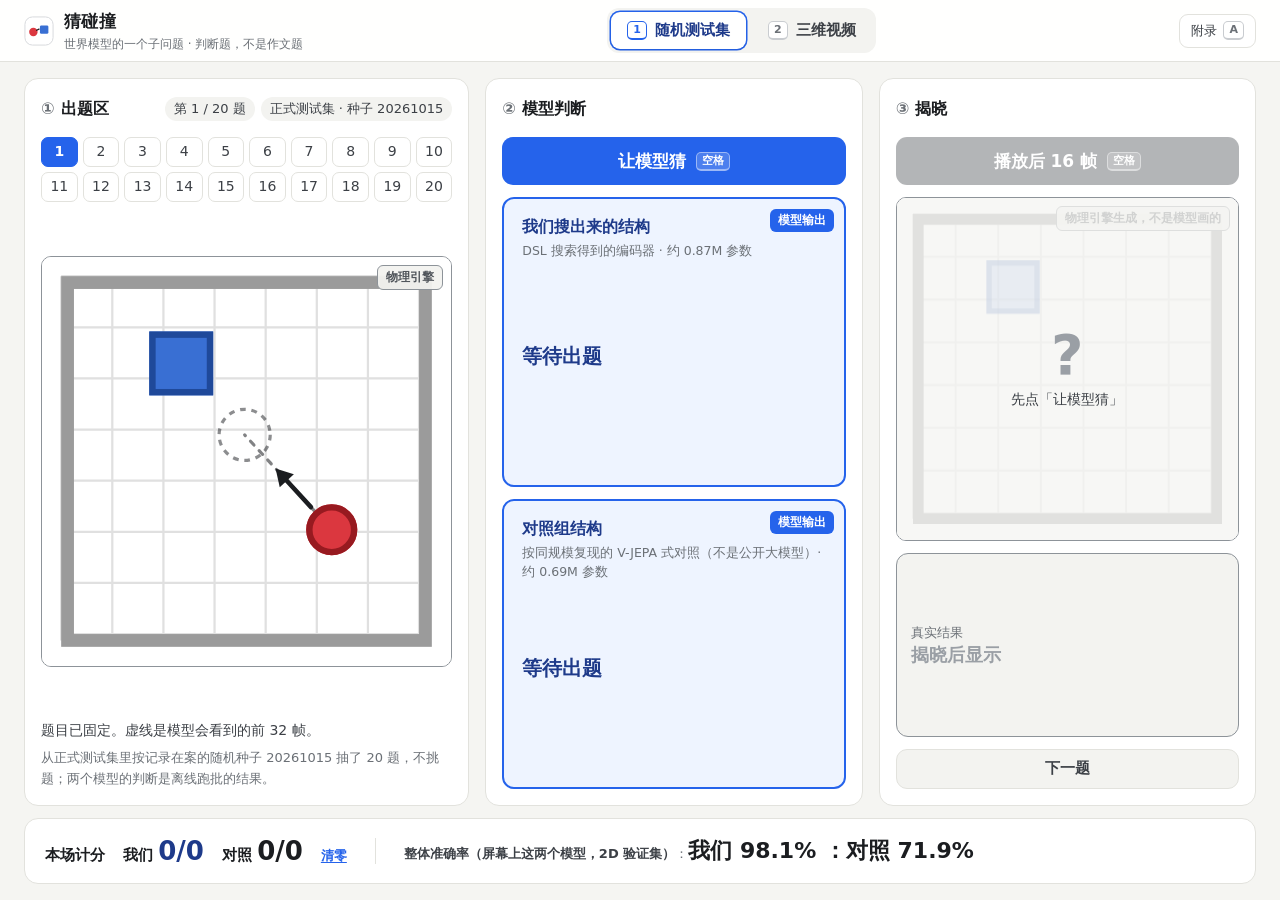
<file: index.html>
<!doctype html>
<html lang="zh-CN">
<head>
<meta charset="utf-8">
<meta name="viewport" content="width=device-width, initial-scale=1">
<title>猜碰撞 · 世界模型演示</title>
<link rel="icon" href="data:image/svg+xml,%3Csvg xmlns='http://www.w3.org/2000/svg' viewBox='0 0 32 32'%3E%3Crect x='17' y='9' width='12' height='12' rx='2' fill='%23396fd3'/%3E%3Ccircle cx='9' cy='16' r='6' fill='%23db373f'/%3E%3C/svg%3E">
<link rel="stylesheet" href="css/app.css?v=a6c6960853">
</head>
<body>

<div class="ribbon" id="ribbon" hidden>
  <strong>彩排模式</strong><span id="ribbon-text"></span>
  <button class="link" type="button" data-open="appendix">查看就绪状态</button>
</div>

<header class="topbar">
  <div class="brand">
    <svg class="brand-mark" viewBox="0 0 32 32" aria-hidden="true">
      <rect x="1" y="1" width="30" height="30" rx="8" fill="#fff" stroke="#d6d8db"/>
      <rect x="17" y="10" width="9" height="9" rx="1.5" fill="#396fd3"/>
      <circle cx="10" cy="17" r="4.5" fill="#db373f"/>
      <path d="M13.5 15.2 L16 14" stroke="#1b1d20" stroke-width="1.4" stroke-linecap="round"/>
    </svg>
    <div>
      <div class="brand-name">猜碰撞</div>
      <div class="brand-sub">世界模型的一个子问题 · 判断题，不是作文题</div>
    </div>
  </div>
  <nav class="tabs" role="tablist" aria-label="演示环节">
    <button class="tab" role="tab" type="button" id="tab-blind" data-tab="blind" aria-selected="true"><kbd>1</kbd>随机测试集</button>
    <button class="tab" role="tab" type="button" id="tab-video" data-tab="video" aria-selected="false"><kbd>2</kbd>三维视频</button>
  </nav>
  <div class="top-actions">
    <button class="ghost-btn" type="button" data-open="appendix">附录 <kbd>A</kbd></button>
  </div>
</header>

<!-- Tab 1: questions drawn at random from the test set, any of which can be picked. -->
<main class="stage" id="stage">
  <section class="col col-input" aria-labelledby="h-input">
    <div class="col-head">
      <h2 id="h-input"><span class="step">①</span>出题区</h2>
      <div class="col-tools" id="input-tools"></div>
    </div>
    <div class="q-picker" id="q-picker" role="group" aria-label="选择题目"></div>
    <div class="canvas-wrap">
      <canvas id="arena" aria-label="题目：小球、方块和小球的运动方向"></canvas>
      <span class="badge badge-engine">物理引擎</span>
      <span class="overlay-note" id="arena-note" hidden></span>
    </div>
    <div class="input-foot">
      <div class="scene-status" id="scene-status" role="status"></div>
      <p class="hint" id="input-hint"></p>
    </div>
  </section>

  <section class="col col-model" aria-labelledby="h-model">
    <div class="col-head"><h2 id="h-model"><span class="step">②</span>模型判断</h2><span class="tag" id="model-tag"></span></div>
    <button class="btn btn-model" type="button" id="btn-guess"><span>让模型猜</span><kbd>空格</kbd></button>
    <article class="model-card" data-model="dsl">
      <span class="badge badge-model">模型输出</span>
      <header class="card-head">
        <h3>我们搜出来的结构</h3>
        <p class="card-sub" data-fact-text="dslSub"></p>
      </header>
      <div class="card-body">
        <div class="verdict-row"><span class="verdict" data-role="verdict"></span><span class="mark" data-role="mark" hidden></span></div>
        <div class="progress" data-role="progress" hidden><i></i></div>
      </div>
      <p class="card-note" data-role="note"></p>
    </article>
    <article class="model-card" data-model="baseline">
      <span class="badge badge-model">模型输出</span>
      <header class="card-head">
        <h3>对照组结构</h3>
        <p class="card-sub" data-fact-text="baselineSub"></p>
      </header>
      <div class="card-body">
        <div class="verdict-row"><span class="verdict" data-role="verdict"></span><span class="mark" data-role="mark" hidden></span></div>
        <div class="progress" data-role="progress" hidden><i></i></div>
      </div>
      <p class="card-note" data-role="note"></p>
    </article>
  </section>

  <section class="col col-reveal" aria-labelledby="h-reveal">
    <div class="col-head"><h2 id="h-reveal"><span class="step">③</span>揭晓</h2></div>
    <button class="btn btn-engine" type="button" id="btn-reveal" disabled><span>播放后 16 帧</span><kbd>空格</kbd></button>
    <div class="canvas-wrap reveal">
      <canvas id="reveal" aria-label="揭晓：后 16 帧"></canvas>
      <span class="badge badge-engine">物理引擎生成，不是模型画的</span>
      <div class="cover" id="reveal-cover"><span class="q">?</span><span id="reveal-cover-text"></span></div>
    </div>
    <div class="truth waiting" id="truth" aria-live="polite">
      <div class="truth-label">真实结果</div>
      <div class="truth-value" id="truth-value">揭晓后显示</div>
      <div class="truth-detail" id="truth-detail"></div>
    </div>
    <button class="btn btn-quiet" type="button" id="btn-next"></button>
  </section>
</main>

<section class="video-panel" id="video-panel" hidden aria-label="三维视频">
  <div class="col clip-col">
    <div class="col-head"><h2>三维渲染场景：CLEVRER</h2><div class="col-tools" id="clip-tabs"></div></div>
    <figure class="clip-figure" id="clip-figure">
      <div class="video-wrap" id="clip-media-wrap"><span class="badge badge-engine" id="clip-badge">数据集原始画面，不是模型生成</span></div>
      <figcaption class="caption" id="clip-caption"></figcaption>
    </figure>
    <div id="clip-scored" hidden>
      <div class="clip-cards" id="clip-cards"></div>
      <div class="clip-reveal">
        <button class="btn btn-engine" type="button" id="btn-clip-reveal">揭晓真实结果</button>
        <div class="truth waiting" id="clip-truth"><div class="truth-label">真实结果（数据集标注）</div><div class="truth-value">揭晓后显示</div></div>
      </div>
    </div>
  </div>
  <aside class="col side">
    <div class="side-body">
      <h3>同一种结构，换到三维场景</h3>
      <p class="lead">在 2D 玩具任务上搜到的结构，搬到 CLEVRER 三维渲染视频上、<strong>权重重新训练</strong>后，同样是“看前 32 帧，判断后 16 帧会不会撞”：</p>
      <div class="result-box">
        <div class="result-title">验证集准确率</div>
        <div class="result-bars" id="clevrer-bars"></div>
        <div class="bar-legend"><span>瞎猜 50%</span></div>
      </div>
      <ul class="facts-list" id="clevrer-facts"></ul>
      <p class="callout" id="clevrer-callout"></p>
      <p class="source" id="clevrer-source"></p>
    </div>
  </aside>
</section>

<footer class="scorebar" id="scorebar">
  <div class="scorebar-inner">
    <div class="score-main">本场计分
      <span class="ours">我们 <b id="score-dsl">0/0</b></span>
      <span>对照 <b id="score-baseline">0/0</b></span>
      <button class="link" type="button" id="btn-score-reset">清零</button>
    </div>
    <div class="score-ref" id="score-ref"></div>
  </div>
</footer>

<!-- Appendix: readiness + provenance of every number. -->
<dialog id="appendix" aria-labelledby="appendix-title">
  <div class="dlg-head"><h2 id="appendix-title">附录：就绪状态与数字来源</h2><button class="ghost-btn" type="button" data-close>关闭 <kbd>Esc</kbd></button></div>
  <div class="dlg-body">
    <h3>就绪状态</h3>
    <div class="tbl-wrap"><table class="tbl" id="ready-table"><thead><tr><th>环节</th><th>状态</th><th>说明</th></tr></thead><tbody></tbody></table></div>
    <p class="muted">每次彩排前打开 <a href="selfcheck.html" target="_blank" rel="noopener">物理一致性自检</a>，确认网页物理引擎与训练数据生成器逐帧一致。</p>

    <h3>屏幕上的数字从哪来</h3>
    <p class="muted"><a href="testset.html" target="_blank" rel="noopener">查看测试集 1000 题逐题明细</a>：每题的真实结果、两个模型的判断，可按对错筛选、逐题回放。</p>
    <div class="tbl-wrap"><table class="tbl" id="facts-table"><thead><tr><th>数字</th><th>含义与样本量</th><th>来源</th></tr></thead><tbody></tbody></table></div>
    <p class="muted" id="facts-foot"></p>

    <h3>屏幕上每一块的来源</h3>
    <div class="tbl-wrap"><table class="tbl">
      <thead><tr><th>画面元素</th><th>来源</th><th>屏幕上怎么标</th></tr></thead>
      <tbody>
        <tr><td>两张卡片的判断（会撞 / 不会撞，不显示置信度）</td><td>真实推理：读两个模型在测试集上的离线跑批导出文件（tools/build_blind_test.py）</td><td>蓝框 +「模型输出」角标</td></tr>
        <tr><td>前 32 帧动画</td><td>物理引擎按初始条件确定性模拟（与训练数据生成器逐帧一致）</td><td>灰框 +「物理引擎」角标</td></tr>
        <tr><td>后 16 帧揭晓动画</td><td>同上</td><td>灰框 +「物理引擎生成，不是模型画的」</td></tr>
        <tr><td>本场计分</td><td>现场真实累计，只统计有真实模型输出的题</td><td>无需标注</td></tr>
        <tr><td>整体准确率</td><td>2026-09-18 证据包 metrics.json</td><td>带日期、样本量与来源</td></tr>
        <tr><td>结构示意图</td><td>按 champion.json 与 2026-09-23 周会接线图重画</td><td>标「示意图」</td></tr>
      </tbody>
    </table></div>

    <h3>结构示意（示意图，重画自 2026-09-23 内部汇报与 champion.json）</h3>
    <div id="diagram-slot"></div>
    <p class="muted" id="diagram-note"></p>
  </div>
</dialog>

<script src="data/facts.js?v=446cc8c0dc"></script>
<script src="data/blind_test.js?v=420daf33e0"></script>
<script src="data/clevrer_clips.js?v=447764e10a"></script>
<script src="data/model_check.js?v=4dc6a02c0e"></script>
<script src="js/physics.js?v=35a4aa4e66"></script>
<script src="js/render.js?v=f85ee5d33d"></script>
<script src="js/app.js?v=0244828f07"></script>
</body>
</html>
</file>
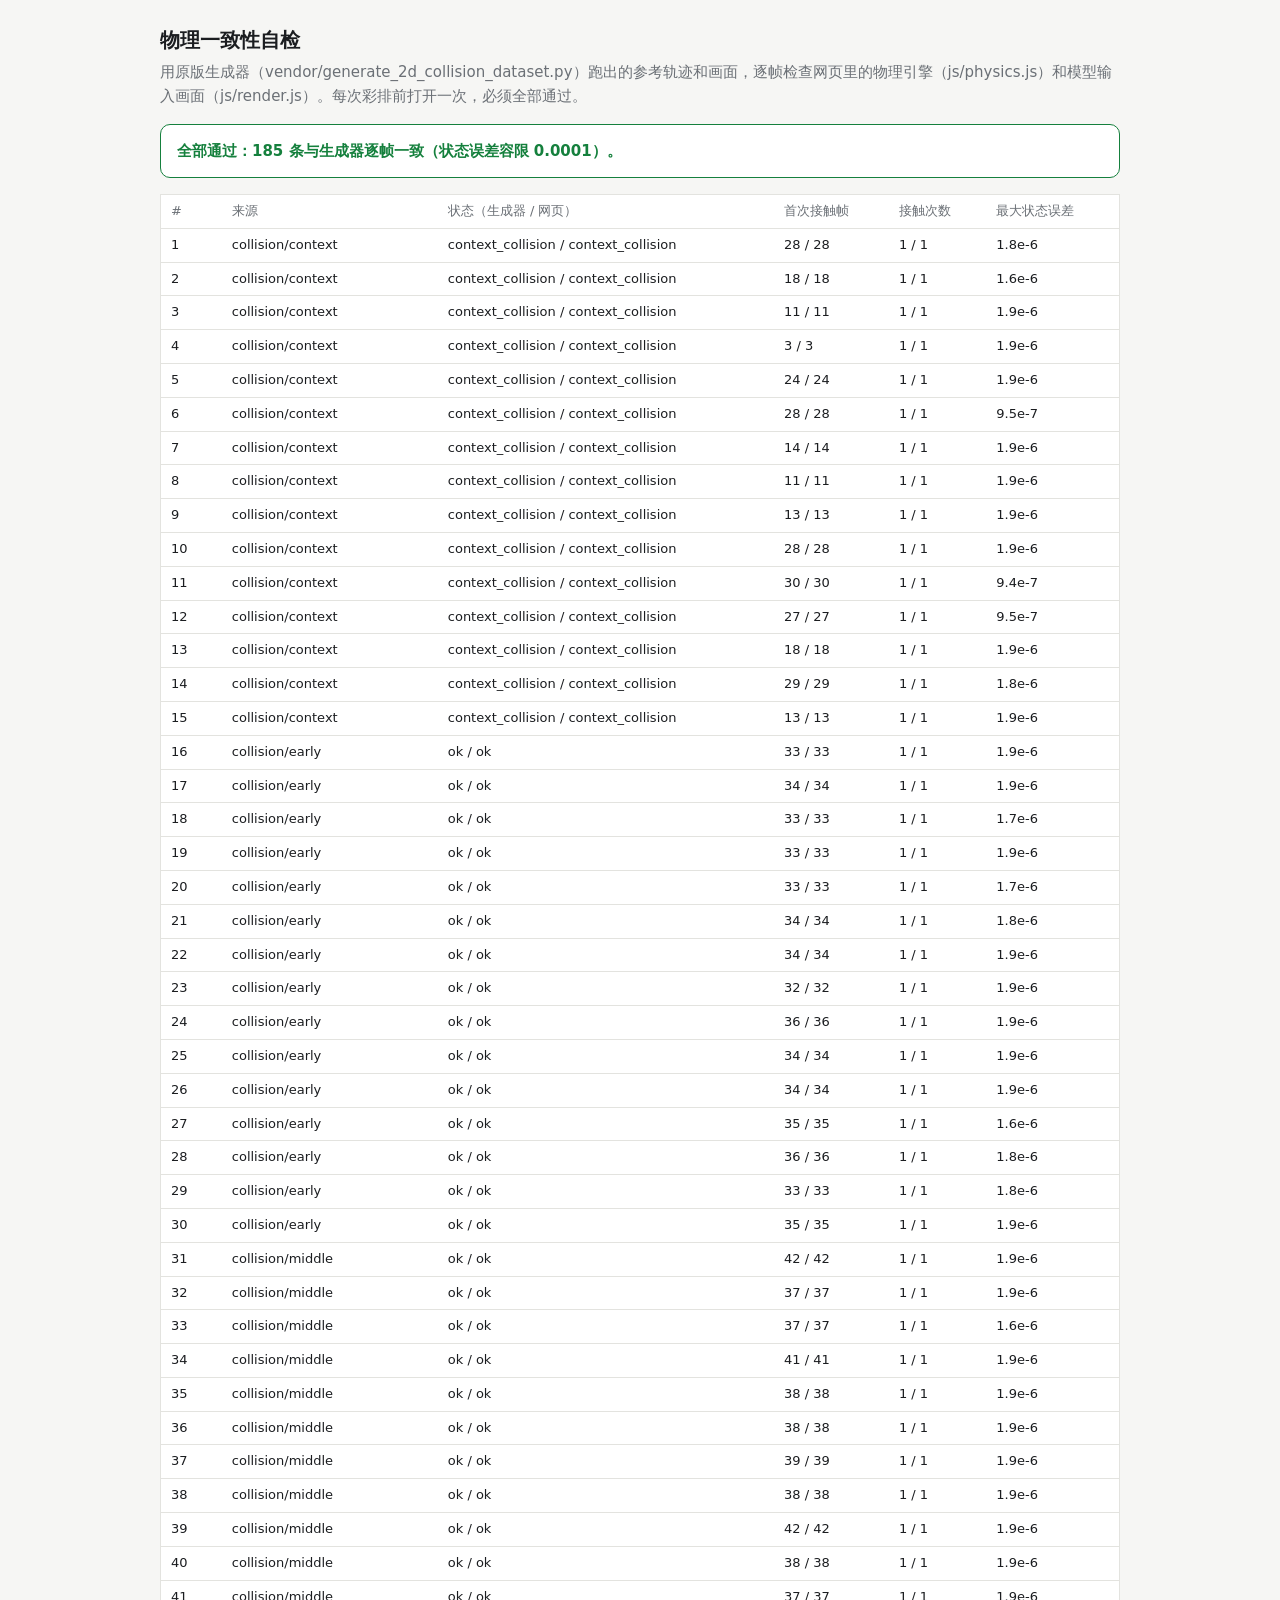
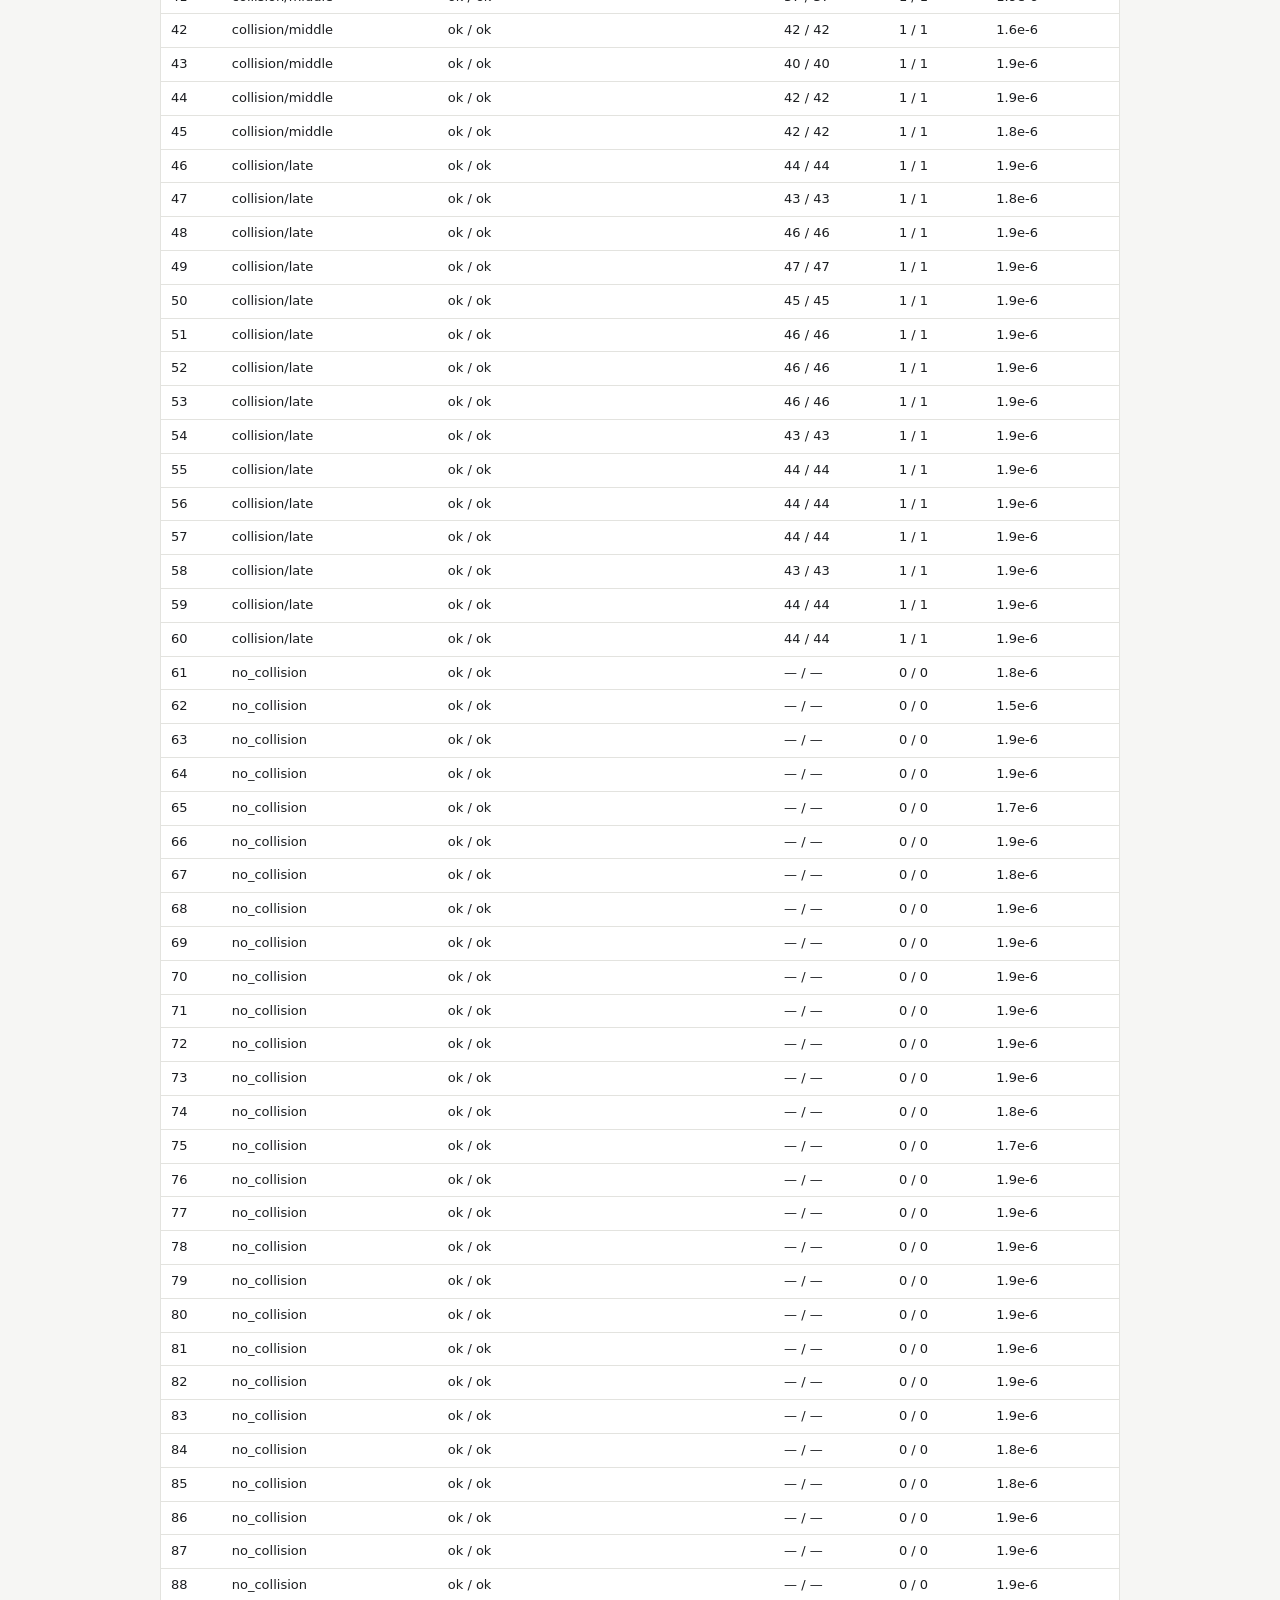
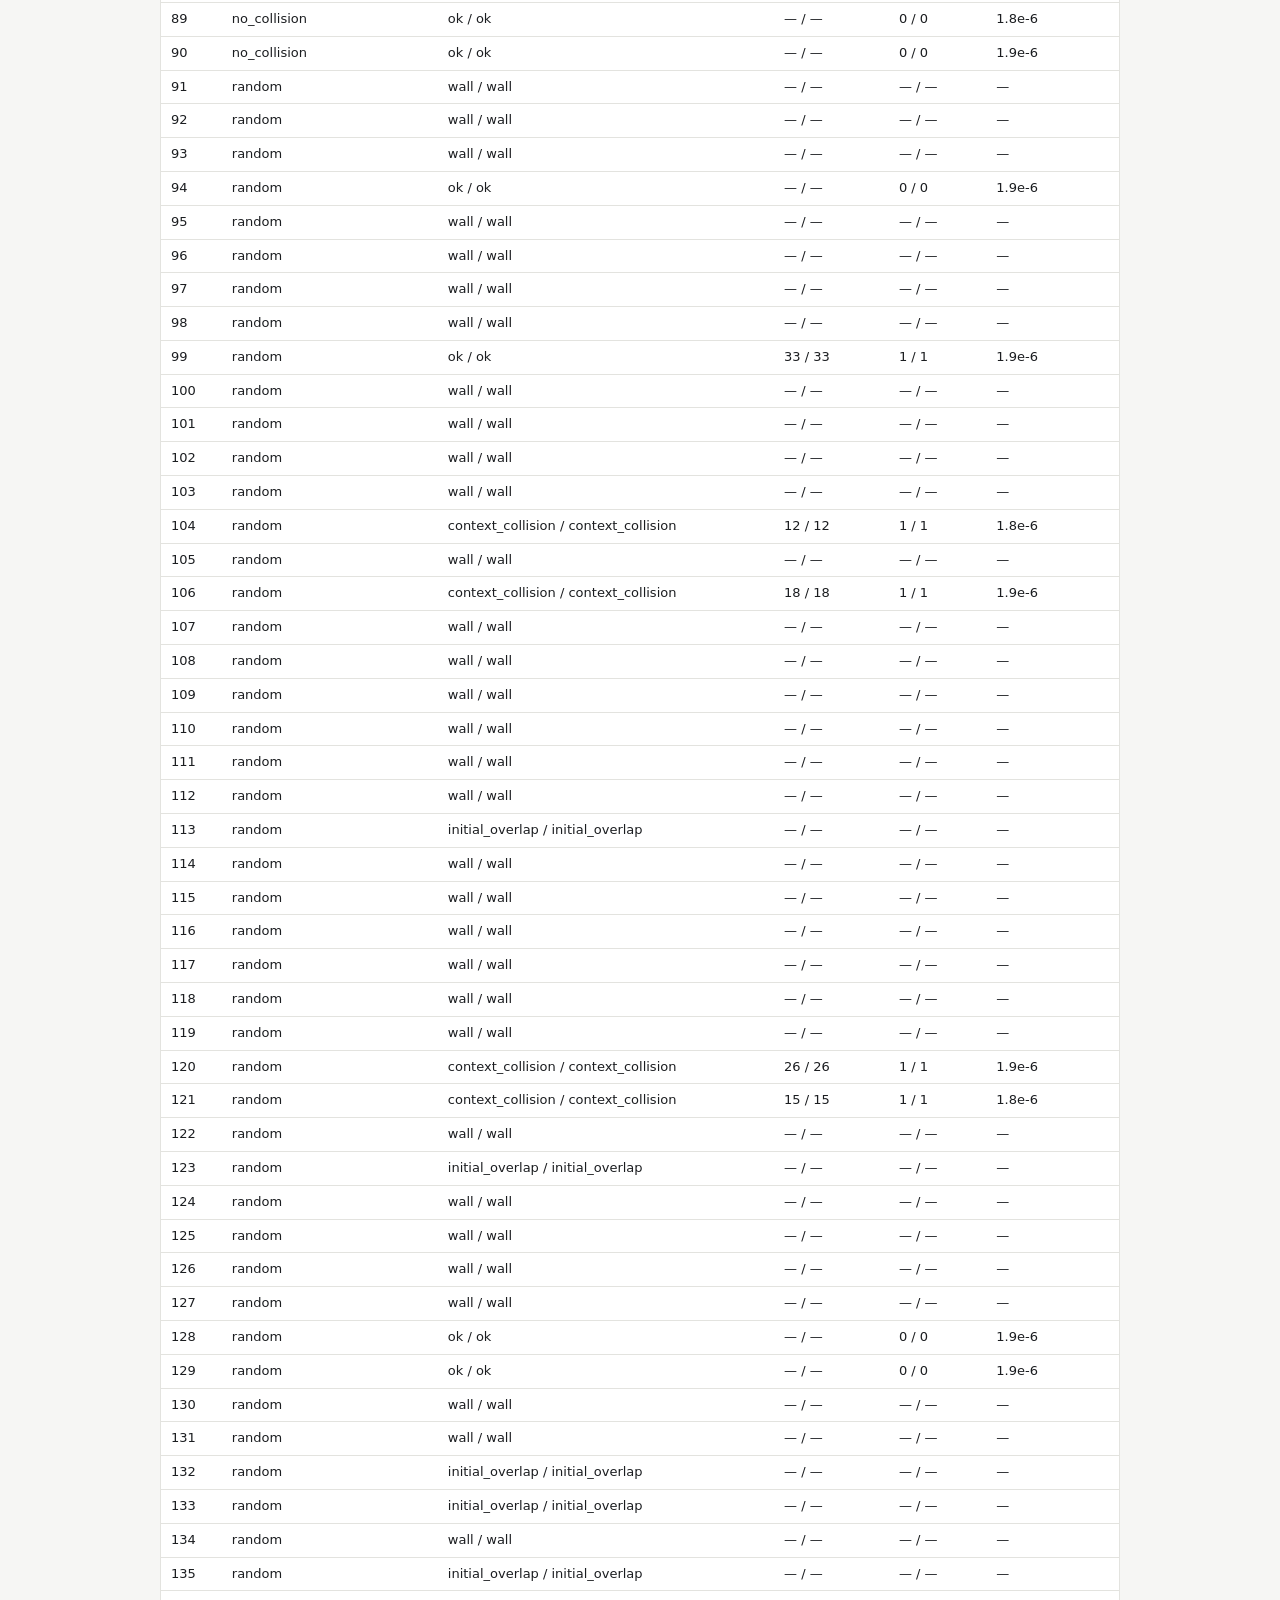
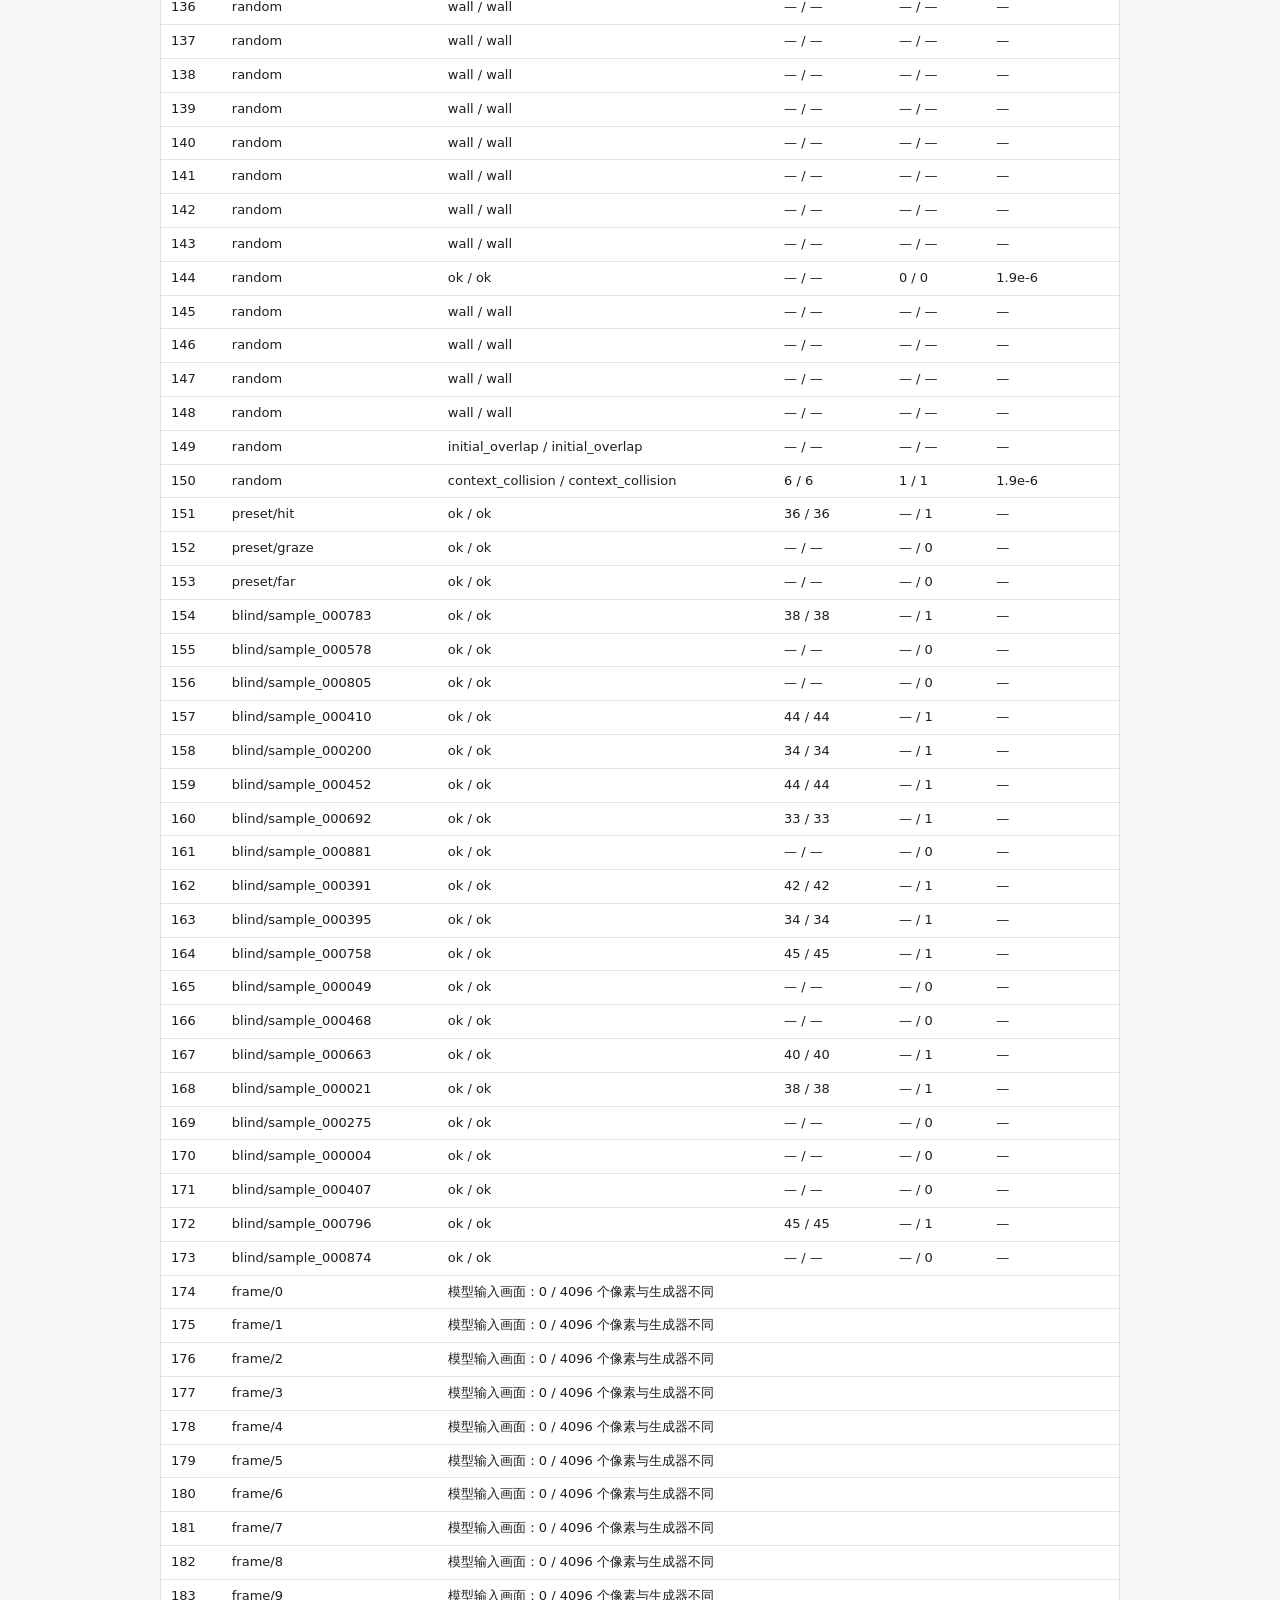
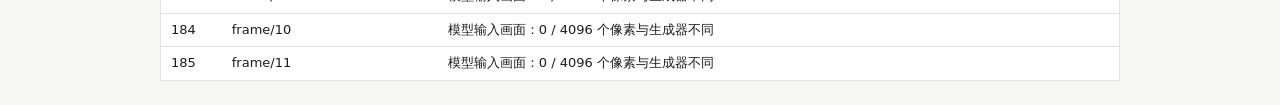
<file: selfcheck.html>
<!doctype html>
<html lang="zh-CN">
<head>
<meta charset="utf-8">
<meta name="viewport" content="width=device-width, initial-scale=1">
<title>物理一致性自检</title>
<style>
  :root { --ink:#1b1d20; --muted:#6b7076; --line:#e3e3df; --ok:#15803d; --bad:#b42318; }
  body { margin:0; padding:24px 16px; font:15px/1.6 "PingFang SC","Microsoft YaHei","Noto Sans SC",system-ui,sans-serif; color:var(--ink); background:#f6f6f4; }
  main { max-width:960px; margin:0 auto; }
  h1 { font-size:20px; margin:0 0 4px; }
  p { color:var(--muted); margin:0 0 16px; }
  .verdict { padding:14px 16px; border-radius:10px; background:#fff; border:1px solid var(--line); font-weight:600; margin-bottom:16px; }
  .verdict.pass { border-color:var(--ok); color:var(--ok); }
  .verdict.fail { border-color:var(--bad); color:var(--bad); }
  table { width:100%; border-collapse:collapse; background:#fff; border:1px solid var(--line); font-variant-numeric:tabular-nums; }
  th, td { text-align:left; padding:6px 10px; border-bottom:1px solid var(--line); font-size:13px; }
  th { color:var(--muted); font-weight:500; }
  .bad { color:var(--bad); font-weight:600; }
  .wrap { overflow-x:auto; }
</style>
</head>
<body>
<main>
  <h1>物理一致性自检</h1>
  <p>用原版生成器（vendor/generate_2d_collision_dataset.py）跑出的参考轨迹和画面，逐帧检查网页里的物理引擎（js/physics.js）和模型输入画面（js/render.js）。每次彩排前打开一次，必须全部通过。</p>
  <div id="verdict" class="verdict">运行中…</div>
  <div class="wrap"><table id="table"><thead><tr><th>#</th><th>来源</th><th>状态（生成器 / 网页）</th><th>首次接触帧</th><th>接触次数</th><th>最大状态误差</th></tr></thead><tbody></tbody></table></div>
</main>
<script src="data/physics_fixtures.js?v=fcd086259b"></script>
<script src="data/presets.js?v=503f3766f8"></script>
<script src="data/blind_test.js?v=420daf33e0"></script>
<script src="js/physics.js?v=35a4aa4e66"></script>
<script src="js/render.js?v=f85ee5d33d"></script>
<script>
(function () {
  const P = window.WM.physics;
  const data = window.DEMO_DATA || {};
  const rows = [];
  let failures = 0;
  const TOL = 1e-4; // fixture states are float32 copies of float64 values

  function check(origin, ball, obstacle, velocity, exp) {
    const got = P.classify(ball, obstacle, velocity);
    let maxErr = 0;
    if (exp.states && got.sim && got.sim.states) {
      exp.states.forEach((row, t) => row.forEach((v, k) => {
        const g = got.sim.states[t] ? got.sim.states[t][k] : NaN;
        maxErr = Math.max(maxErr, Math.abs(g - v));
      }));
      if (got.sim.states.length !== exp.states.length) maxErr = Infinity;
    }
    const statusOk = got.status === exp.status;
    const frameOk = exp.first_collision_frame === undefined || got.firstCollision === exp.first_collision_frame;
    const countOk = exp.collision_count === undefined || (got.sim && got.sim.collisionCount === exp.collision_count);
    const labelOk = exp.label === undefined || exp.label === null || got.label === exp.label;
    const errOk = !(maxErr > TOL);
    const pass = statusOk && frameOk && countOk && labelOk && errOk;
    if (!pass) failures += 1;
    rows.push({ origin, pass, exp, got, maxErr, statusOk, frameOk, countOk, errOk });
  }

  (data.physicsFixtures?.fixtures || []).forEach((f) => check(f.origin, f.ball, f.obstacle, f.velocity, f));
  (data.presets?.presets || []).forEach((p) =>
    check("preset/" + p.id, p.ball, p.obstacle, P.velocityFromAngle(p.angle_deg), { status: "ok", label: p.label, first_collision_frame: p.first_collision_frame }));
  (data.blindTest?.items || []).forEach((it) =>
    check("blind/" + it.sample_id, it.ball, it.obstacle, it.velocity, { status: "ok", label: it.label, first_collision_frame: it.first_collision_frame }));

  // Model-input frames: js/render.js must reproduce the generator's pixels exactly.
  (data.physicsFixtures?.frames || []).forEach((f, k) => {
    const ref = Uint8Array.from(atob(f.rgb_base64), (c) => c.charCodeAt(0));
    const got = window.WM.render.modelFrame(f.ball, f.obstacle).data;
    let bad = 0;
    for (let p = 0; p < ref.length / 3; p++) {
      if (got[p * 4] !== ref[p * 3] || got[p * 4 + 1] !== ref[p * 3 + 1] || got[p * 4 + 2] !== ref[p * 3 + 2]) bad += 1;
    }
    if (bad) failures += 1;
    rows.push({ origin: `frame/${k}`, pass: !bad, pixelFrame: true, bad, exp: {}, got: {} });
  });

  const tbody = document.querySelector("#table tbody");
  rows.forEach((r, i) => {
    const tr = document.createElement("tr");
    const cell = (text, ok) => `<td class="${ok === false ? "bad" : ""}">${text}</td>`;
    if (r.pixelFrame) {
      tr.innerHTML = cell(i + 1) + cell(r.origin) + `<td colspan="4" class="${r.pass ? "" : "bad"}">模型输入画面：${r.bad} / 4096 个像素与生成器不同</td>`;
      tbody.appendChild(tr);
      return;
    }
    tr.innerHTML = cell(i + 1) + cell(r.origin) +
      cell(`${r.exp.status} / ${r.got.status}`, r.statusOk) +
      cell(`${r.exp.first_collision_frame ?? "—"} / ${r.got.firstCollision ?? "—"}`, r.frameOk) +
      cell(`${r.exp.collision_count ?? "—"} / ${r.got.sim?.collisionCount ?? "—"}`, r.countOk) +
      cell(r.exp.states ? r.maxErr.toExponential(1) : "—", r.errOk);
    tbody.appendChild(tr);
  });
  const total = rows.length;
  const verdict = document.getElementById("verdict");
  if (!total) {
    verdict.textContent = "没有找到参考数据：先运行 tools/make_physics_fixtures.py";
    verdict.className = "verdict fail";
  } else if (failures) {
    verdict.textContent = `未通过：${failures} / ${total} 条与生成器不一致。不要上台，先修 js/physics.js。`;
    verdict.className = "verdict fail";
  } else {
    verdict.textContent = `全部通过：${total} 条与生成器逐帧一致（状态误差容限 ${TOL}）。`;
    verdict.className = "verdict pass";
  }
  window.SELFCHECK_RESULT = { total, failures };
})();
</script>
</body>
</html>
</file>
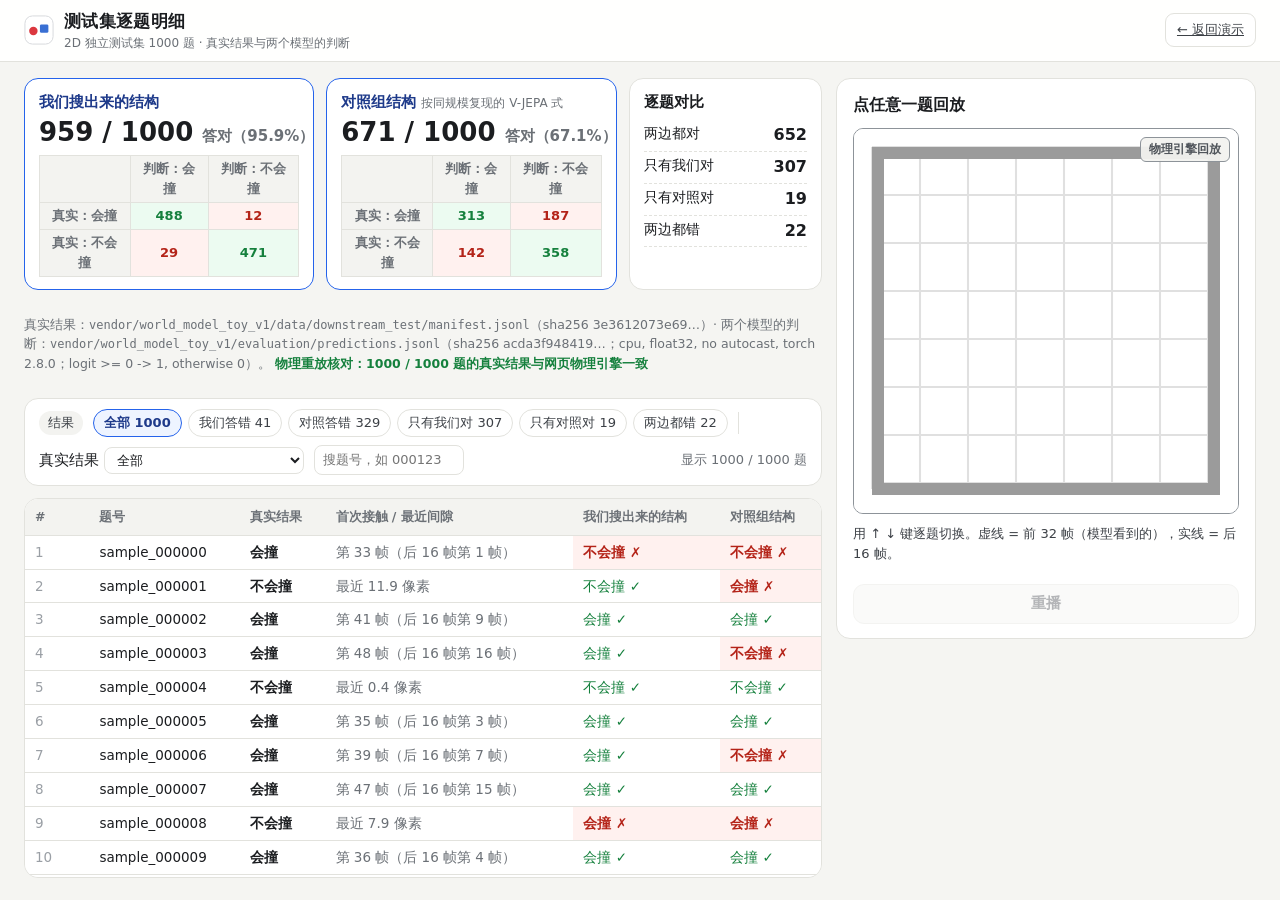
<file: testset.html>
<!doctype html>
<html lang="zh-CN">
<head>
<meta charset="utf-8">
<meta name="viewport" content="width=device-width, initial-scale=1">
<title>测试集逐题明细</title>
<link rel="icon" href="data:image/svg+xml,%3Csvg xmlns='http://www.w3.org/2000/svg' viewBox='0 0 32 32'%3E%3Crect x='17' y='9' width='12' height='12' rx='2' fill='%23396fd3'/%3E%3Ccircle cx='9' cy='16' r='6' fill='%23db373f'/%3E%3C/svg%3E">
<link rel="stylesheet" href="css/app.css?v=a6c6960853">
<style>
  .page { flex: 1 0 auto; width: 100%; max-width: 1840px; margin: 0 auto; padding: 16px 24px 20px;
          display: grid; grid-template-columns: minmax(0, 1fr) minmax(320px, 420px); gap: 14px; align-items: start; }
  /* Left column = exactly one screen; the table takes whatever height the summary leaves. */
  .left { display: flex; flex-direction: column; gap: 12px; min-width: 0; height: calc(100vh - 100px); min-height: 560px; }
  .summary { display: grid; grid-template-columns: minmax(0, 1.2fr) minmax(0, 1.2fr) minmax(0, 0.8fr); gap: 12px; }
  .sum-card { padding: 12px 14px; background: var(--panel); border: 1.5px solid var(--line); border-radius: var(--radius); }
  .sum-card.model { border-color: var(--model); }
  .sum-card h2 { margin: 0; font-size: 15px; color: var(--model-ink); white-space: nowrap; overflow: hidden; text-overflow: ellipsis; }
  .sum-card h2 small { font-size: 12px; font-weight: 500; color: var(--muted); }
  .sum-card .big { font-size: 26px; font-weight: 800; line-height: 1.25; margin: 2px 0 6px; white-space: nowrap; }
  .sum-card .big small { font-size: 15px; font-weight: 600; color: var(--muted); }
  .cm { width: 100%; border-collapse: collapse; font-size: 13px; text-align: center; }
  .cm th, .cm td { border: 1px solid var(--line); padding: 3px 6px; }
  .cm th { background: var(--engine-soft); color: var(--muted); font-weight: 600; }
  .cm td.hit { background: var(--ok-soft); color: var(--ok); font-weight: 700; }
  .cm td.miss { background: var(--bad-soft); color: var(--bad); font-weight: 700; }
  .vs-list { margin: 6px 0 0; padding: 0; list-style: none; font-size: 14px; }
  .vs-list li { display: flex; justify-content: space-between; padding: 3px 0; border-bottom: 1px dashed var(--line); }
  .vs-list b { font-size: 16px; }
  .provenance { font-size: 12.5px; color: var(--muted); }
  .provenance code { font-size: 12px; }
  .check-ok { color: var(--ok); font-weight: 600; }
  .check-bad { color: var(--bad); font-weight: 600; }

  .filters { display: flex; flex-wrap: wrap; gap: 8px 10px; align-items: center; padding: 10px 14px; background: var(--panel); border: 1.5px solid var(--line); border-radius: var(--radius); }
  .filters .chip[aria-pressed="true"] { border-color: var(--model); background: var(--model-soft); color: var(--model-ink); font-weight: 600; }
  .filters select, .filters input { font: inherit; font-size: 13px; padding: 4px 8px; border: 1px solid var(--line); border-radius: 8px; background: #fff; color: var(--ink); }
  .filters input { width: 150px; }
  .filters .count { margin-left: auto; font-size: 13px; color: var(--muted); }
  .sep { width: 1px; height: 22px; background: var(--line); }

  .table-wrap { background: var(--panel); border: 1.5px solid var(--line); border-radius: var(--radius); overflow: auto; flex: 1 1 auto; min-height: 240px; }
  table.rows { width: 100%; border-collapse: collapse; font-size: 13.5px; }
  .rows th { position: sticky; top: 0; z-index: 1; background: var(--engine-soft); color: var(--muted); font-weight: 600; font-size: 12.5px; text-align: left; padding: 8px 10px; border-bottom: 1px solid var(--line); }
  .rows td { padding: 6px 10px; border-bottom: 1px solid var(--line); white-space: nowrap; }
  .rows tbody tr { cursor: pointer; }
  .rows tbody tr:hover { background: #fafaf8; }
  .rows tbody tr.sel { background: var(--model-soft); box-shadow: inset 3px 0 0 var(--model); }
  .rows td.num { color: var(--faint); }
  .rows td.ans.ok { color: var(--ok); }
  .rows td.ans.bad { color: var(--bad); background: var(--bad-soft); font-weight: 600; }
  .rows td.truth-cell { font-weight: 600; }
  .rows td.detail { color: var(--muted); }

  .preview { position: sticky; top: 76px; display: flex; flex-direction: column; gap: 10px; padding: 14px 16px; background: var(--panel); border: 1.5px solid var(--line); border-radius: var(--radius); }
  .preview h2 { margin: 0; font-size: 16px; }
  .preview .canvas-wrap { width: min(100%, 400px, calc(100vh - 330px)); min-width: 0; }
  .pv-frame { font-size: 13px; color: var(--ink-2); }
  .pv-answers { display: grid; grid-template-columns: 1fr 1fr 1fr; gap: 8px; }
  .pv-answers div { padding: 8px 10px; border-radius: 10px; border: 1.5px solid var(--line); font-size: 12.5px; color: var(--muted); }
  .pv-answers b { display: block; font-size: 19px; color: var(--ink); }
  .pv-answers .truthbox { border-color: var(--engine); background: var(--engine-soft); }
  .pv-answers .ok { border-color: var(--ok); background: var(--ok-soft); }
  .pv-answers .bad { border-color: var(--bad); background: var(--bad-soft); }
  .pv-empty { color: var(--muted); font-size: 14px; }

  @media (max-width: 1100px) {
    .page { grid-template-columns: 1fr; }
    .left { height: auto; min-height: 0; }
    .summary { grid-template-columns: 1fr 1fr; }
    .preview { position: static; order: -1; }
    .table-wrap { max-height: 70vh; }
  }
  @media (max-width: 760px) {
    .page { padding: 12px 16px; }
    .summary { grid-template-columns: 1fr; }
    .filters .count { margin-left: 0; width: 100%; }
  }
</style>
</head>
<body>
<header class="topbar">
  <div class="brand">
    <svg class="brand-mark" viewBox="0 0 32 32" aria-hidden="true">
      <rect x="1" y="1" width="30" height="30" rx="8" fill="#fff" stroke="#d6d8db"/>
      <rect x="17" y="10" width="9" height="9" rx="1.5" fill="#396fd3"/>
      <circle cx="10" cy="17" r="4.5" fill="#db373f"/>
    </svg>
    <div>
      <div class="brand-name">测试集逐题明细</div>
      <div class="brand-sub">2D 独立测试集 1000 题 · 真实结果与两个模型的判断</div>
    </div>
  </div>
  <div class="top-actions" style="margin-left:auto">
    <a class="ghost-btn" href="index.html">← 返回演示</a>
  </div>
</header>

<main class="page">
 <div class="left">
  <section class="summary" id="summary"></section>
  <p class="provenance" id="provenance"></p>

  <section class="filters" aria-label="筛选">
    <span class="tag">结果</span>
    <div id="outcome-chips" style="display:flex;flex-wrap:wrap;gap:6px"></div>
    <span class="sep"></span>
    <label>真实结果
      <select id="truth-filter">
        <option value="all">全部</option>
        <option value="1">会撞</option>
        <option value="0">不会撞</option>
        <option value="graze">擦肩而过（间隙 &lt; 2 像素）</option>
      </select>
    </label>
    <input id="search" type="search" placeholder="搜题号，如 000123" aria-label="搜题号">
    <span class="count" id="count"></span>
  </section>

  <div class="table-wrap">
    <table class="rows">
      <thead><tr><th>#</th><th>题号</th><th>真实结果</th><th>首次接触 / 最近间隙</th><th>我们搜出来的结构</th><th>对照组结构</th></tr></thead>
      <tbody id="rows"></tbody>
    </table>
  </div>
 </div>
    <aside class="preview" aria-live="polite">
      <h2 id="pv-title">点任意一题回放</h2>
      <div class="canvas-wrap"><canvas id="pv-canvas" aria-label="回放"></canvas><span class="badge badge-engine">物理引擎回放</span></div>
      <div class="pv-frame" id="pv-frame">用 ↑ ↓ 键逐题切换。虚线 = 前 32 帧（模型看到的），实线 = 后 16 帧。</div>
      <div class="pv-answers" id="pv-answers"></div>
      <button class="btn btn-quiet" type="button" id="pv-replay" disabled>重播</button>
    </aside>
</main>

<script src="data/testset.js?v=98f4388d1f"></script>
<script src="js/physics.js?v=35a4aa4e66"></script>
<script src="js/render.js?v=f85ee5d33d"></script>
<script>
(function () {
  "use strict";
  const P = window.WM.physics, R = window.WM.render;
  const data = (window.DEMO_DATA || {}).testset;
  const $ = (s) => document.querySelector(s);
  if (!data) {
    $("#summary").innerHTML = '<div class="sum-card">缺少 data/testset.js：运行 python tools/build_testset.py</div>';
    return;
  }
  const answer = (v) => (v === 1 ? "会撞" : "不会撞");

  // Replay every scene with the page's physics: labels and contact frames must match the manifest.
  let mismatches = 0;
  const rows = data.rows.map((r, i) => {
    const sc = P.classify(r.ball, r.obstacle, r.velocity);
    if (sc.status !== P.STATUS.OK || sc.label !== r.label || sc.firstCollision !== r.first) mismatches += 1;
    const gap = r.label === 0 && sc.sim && sc.sim.states.length ? P.minGap(sc.sim.states, r.obstacle, 0, P.TOTAL_FRAMES) : null;
    return { ...r, index: i, states: sc.sim ? sc.sim.states : [], gap, dslOk: r.dsl === r.label, baseOk: r.baseline === r.label };
  });

  /* ---- summary ---- */
  function cm(key) {
    const c = { tp: 0, fn: 0, fp: 0, tn: 0 };
    rows.forEach((r) => {
      if (r.label === 1) c[r[key] === 1 ? "tp" : "fn"] += 1;
      else c[r[key] === 1 ? "fp" : "tn"] += 1;
    });
    return c;
  }
  function modelCard(title, key) {
    const c = cm(key);
    const ok = c.tp + c.tn;
    return `<div class="sum-card model"><h2>${title}</h2>
      <div class="big">${ok} / ${rows.length} <small>答对（${(ok / rows.length * 100).toFixed(1)}%）</small></div>
      <table class="cm"><tr><th></th><th>判断：会撞</th><th>判断：不会撞</th></tr>
      <tr><th>真实：会撞</th><td class="hit">${c.tp}</td><td class="miss">${c.fn}</td></tr>
      <tr><th>真实：不会撞</th><td class="miss">${c.fp}</td><td class="hit">${c.tn}</td></tr></table></div>`;
  }
  const both = rows.filter((r) => r.dslOk && r.baseOk).length;
  const onlyDsl = rows.filter((r) => r.dslOk && !r.baseOk).length;
  const onlyBase = rows.filter((r) => !r.dslOk && r.baseOk).length;
  const none = rows.filter((r) => !r.dslOk && !r.baseOk).length;
  $("#summary").innerHTML = modelCard("我们搜出来的结构", "dsl") + modelCard("对照组结构 <small>按同规模复现的 V-JEPA 式</small>", "baseline") +
    `<div class="sum-card"><h2 style="color:var(--ink)">逐题对比</h2><ul class="vs-list">
      <li><span>两边都对</span><b>${both}</b></li><li><span>只有我们对</span><b>${onlyDsl}</b></li>
      <li><span>只有对照对</span><b>${onlyBase}</b></li><li><span>两边都错</span><b>${none}</b></li></ul></div>`;
  const s = data.source;
  $("#provenance").innerHTML =
    `真实结果：<code>${s.manifest}</code>（sha256 ${s.manifest_sha256.slice(0, 12)}…）· 两个模型的判断：<code>${s.predictions}</code>（sha256 ${s.predictions_sha256.slice(0, 12)}…；${s.generated_with}；${s.decision_rule}）。` +
    (mismatches
      ? ` <span class="check-bad">物理重放核对：${mismatches} 题与 manifest 不一致</span>`
      : ` <span class="check-ok">物理重放核对：${rows.length} / ${rows.length} 题的真实结果与网页物理引擎一致</span>`);

  /* ---- filters ---- */
  const OUTCOMES = [
    ["all", "全部", () => true],
    ["dslWrong", "我们答错", (r) => !r.dslOk],
    ["baseWrong", "对照答错", (r) => !r.baseOk],
    ["onlyDsl", "只有我们对", (r) => r.dslOk && !r.baseOk],
    ["onlyBase", "只有对照对", (r) => !r.dslOk && r.baseOk],
    ["none", "两边都错", (r) => !r.dslOk && !r.baseOk],
  ];
  const state = { outcome: "all", truth: "all", q: "", selected: null };
  const chips = $("#outcome-chips");
  OUTCOMES.forEach(([id, label, fn]) => {
    const b = document.createElement("button");
    b.type = "button";
    b.className = "chip";
    b.dataset.id = id;
    b.textContent = `${label} ${rows.filter(fn).length}`;
    b.addEventListener("click", () => { state.outcome = id; render(); });
    chips.appendChild(b);
  });
  $("#truth-filter").addEventListener("change", (e) => { state.truth = e.target.value; render(); });
  $("#search").addEventListener("input", (e) => { state.q = e.target.value.trim(); render(); });

  function visible() {
    const outcome = OUTCOMES.find((o) => o[0] === state.outcome)[2];
    return rows.filter((r) => outcome(r) &&
      (state.truth === "all" || (state.truth === "graze" ? r.gap !== null && r.gap < 2 : r.label === Number(state.truth))) &&
      (!state.q || r.id.includes(state.q)));
  }

  function cell(value, ok) {
    return `<td class="ans ${ok ? "ok" : "bad"}">${answer(value)} ${ok ? "✓" : "✗"}</td>`;
  }

  let shown = [];
  function render() {
    [...chips.children].forEach((b) => b.setAttribute("aria-pressed", String(b.dataset.id === state.outcome)));
    shown = visible();
    $("#count").textContent = `显示 ${shown.length} / ${rows.length} 题`;
    $("#rows").innerHTML = shown.map((r) => {
      const detail = r.label === 1 ? `第 ${r.first + 1} 帧（后 16 帧第 ${r.first - 31} 帧）` : `最近 ${r.gap.toFixed(1)} 像素`;
      return `<tr data-i="${r.index}" class="${state.selected === r.index ? "sel" : ""}"><td class="num">${r.index + 1}</td><td>${r.id}</td>` +
        `<td class="truth-cell">${answer(r.label)}</td><td class="detail">${detail}</td>${cell(r.dsl, r.dslOk)}${cell(r.baseline, r.baseOk)}</tr>`;
    }).join("");
  }

  $("#rows").addEventListener("click", (e) => {
    const tr = e.target.closest("tr");
    if (tr) select(Number(tr.dataset.i));
  });
  document.addEventListener("keydown", (e) => {
    if (e.target.matches("input, select") || !shown.length) return;
    if (e.key !== "ArrowDown" && e.key !== "ArrowUp") return;
    e.preventDefault();
    const pos = shown.findIndex((r) => r.index === state.selected);
    const next = e.key === "ArrowDown" ? Math.min(shown.length - 1, pos + 1) : Math.max(0, pos - 1);
    select(shown[next < 0 ? 0 : next].index);
  });

  /* ---- preview ---- */
  let raf = 0, timer = 0;
  function select(i) {
    state.selected = i;
    document.querySelectorAll("#rows tr.sel").forEach((tr) => tr.classList.remove("sel"));
    const tr = document.querySelector(`#rows tr[data-i="${i}"]`);
    if (tr) { tr.classList.add("sel"); tr.scrollIntoView({ block: "nearest" }); }
    const r = rows[i];
    $("#pv-title").textContent = `第 ${i + 1} 题 · ${r.id}`;
    const box = (label, v, ok) => `<div class="${ok === undefined ? "truthbox" : ok ? "ok" : "bad"}">${label}<b>${answer(v)}${ok === undefined ? "" : ok ? " ✓" : " ✗"}</b></div>`;
    $("#pv-answers").innerHTML = box("真实结果", r.label) + box("我们", r.dsl, r.dslOk) + box("对照", r.baseline, r.baseOk);
    $("#pv-replay").disabled = false;
    play();
  }

  function drawAt(r, t) {
    const { ctx, s } = R.setupCanvas($("#pv-canvas"));
    R.drawWorld(ctx, s, null, r.obstacle);
    R.drawPath(ctx, s, r.states, 0, Math.min(t, 31), { color: "rgba(27,29,32,0.45)", dash: [0.8, 1.2], width: 0.5 });
    if (t > 31) R.drawPath(ctx, s, r.states, 31, t, { color: "rgba(219,55,63,0.9)", width: 0.7 });
    if (r.first !== null && t >= r.first) R.drawContactMark(ctx, s, r.states[r.first]);
    R.drawBall(ctx, s, r.states[t]);
    $("#pv-frame").textContent = `第 ${t + 1} / 48 帧 · ${t < 32 ? "前 32 帧（模型看到的）" : "后 16 帧（模型要判断的，物理引擎生成）"}` +
      (r.label === 1 ? ` · 第 ${r.first + 1} 帧首次接触` : ` · 不会撞，最近 ${r.gap.toFixed(1)} 像素`);
  }

  function play() {
    cancelAnimationFrame(raf);
    clearTimeout(timer);
    const r = rows[state.selected];
    if (!r || r.states.length < P.TOTAL_FRAMES) return;
    const t0 = performance.now();
    const fps = 16;
    const step = () => {
      const t = Math.min(P.TOTAL_FRAMES - 1, Math.floor(((performance.now() - t0) / 1000) * fps));
      drawAt(r, t);
      if (t < P.TOTAL_FRAMES - 1) raf = requestAnimationFrame(step);
    };
    step();
    // Background tabs throttle rAF; always land on the final frame.
    timer = setTimeout(() => { cancelAnimationFrame(raf); drawAt(r, P.TOTAL_FRAMES - 1); }, (P.TOTAL_FRAMES / fps) * 1000 + 200);
  }
  $("#pv-replay").addEventListener("click", play);
  window.addEventListener("resize", () => { if (state.selected !== null) drawAt(rows[state.selected], P.TOTAL_FRAMES - 1); });

  render();
  const { ctx, s: scale } = R.setupCanvas($("#pv-canvas"));
  R.drawWorld(ctx, scale, null, null);
  window.TESTSET_CHECK = { rows: rows.length, mismatches, both, onlyDsl, onlyBase, none };
})();
</script>
</body>
</html>
</file>
<file: css/app.css>
/* World-model investor demo. Offline by design: system fonts only, no CDN. */
:root {
  --bg: #f5f5f2;
  --panel: #ffffff;
  --ink: #1b1d20;
  --ink-2: #3c4046;
  --muted: #6b7076;
  --faint: #9a9fa5;
  --line: #e2e2dd;
  --line-strong: #c9ccd0;

  /* Blue frame = must come from a real inference run. */
  --model: #2563eb;
  --model-soft: #eef4ff;
  --model-ink: #1e3a8a;
  /* Gray frame = physics engine, test-set data or UI copy. */
  --engine: #8d9399;
  --engine-soft: #f3f3f0;

  --ok: #15803d;
  --ok-soft: #ecfbf1;
  --bad: #b42318;
  --bad-soft: #fff1ef;
  --warn: #a15c07;
  --warn-soft: #fff7e6;

  --radius: 14px;
  --font: "PingFang SC", "Hiragino Sans GB", "Microsoft YaHei", "Noto Sans SC", "Source Han Sans SC", Inter, system-ui, sans-serif;
  color-scheme: light;
}

* { box-sizing: border-box; }
html, body { margin: 0; }
body {
  /* Column layout so the stage can take any spare screen height (see .stage). */
  display: flex;
  flex-direction: column;
  min-height: 100vh;
  background: var(--bg);
  color: var(--ink);
  font: 15px/1.55 var(--font);
  font-variant-numeric: tabular-nums;
  -webkit-font-smoothing: antialiased;
}
button { font: inherit; color: inherit; }
kbd {
  display: inline-block;
  min-width: 1.5em;
  padding: 0 5px;
  border: 1px solid var(--line-strong);
  border-bottom-width: 2px;
  border-radius: 5px;
  font: 600 11px/1.5 var(--font);
  color: var(--muted);
  text-align: center;
  background: #fff;
}
[hidden] { display: none !important; }

/* ---------- ribbon ---------- */
.ribbon {
  display: flex;
  align-items: center;
  justify-content: center;
  gap: 10px;
  flex-wrap: wrap;
  padding: 7px 16px;
  background: repeating-linear-gradient(-45deg, #ffe9b8 0 14px, #fff2d1 14px 28px);
  color: #6b3d00;
  font-size: 14px;
  text-align: center;
}
.ribbon strong { font-weight: 700; }

/* ---------- top bar ---------- */
.topbar {
  display: flex;
  align-items: center;
  gap: 20px;
  min-height: 60px;
  padding: 8px 24px;
  background: rgba(255, 255, 255, 0.96);
  border-bottom: 1px solid var(--line);
  position: sticky;
  top: 0;
  z-index: 5;
}
.brand { display: flex; align-items: center; gap: 10px; min-width: 0; }
.brand-mark { width: 30px; height: 30px; flex: none; }
.brand-name { font-size: 17px; font-weight: 700; letter-spacing: 0.02em; }
.brand-sub { font-size: 12px; color: var(--muted); }
.tabs { display: flex; gap: 6px; margin: 0 auto; padding: 4px; background: var(--engine-soft); border-radius: 12px; }
.tab {
  display: inline-flex;
  align-items: center;
  gap: 8px;
  padding: 7px 16px;
  border: 0;
  border-radius: 9px;
  background: transparent;
  color: var(--ink-2);
  font-size: 15px;
  font-weight: 600;
  cursor: pointer;
  transition: background 0.15s, color 0.15s;
}
.tab:hover { background: rgba(255, 255, 255, 0.7); }
.tab[aria-selected="true"] { background: #fff; color: var(--model-ink); box-shadow: 0 1px 2px rgba(0, 0, 0, 0.08), 0 0 0 1.5px var(--model); }
.tab[aria-selected="true"] kbd { border-color: var(--model); color: var(--model); }
.top-actions { display: flex; align-items: center; gap: 8px; }
.ghost-btn {
  display: inline-flex;
  align-items: center;
  gap: 6px;
  min-height: 34px;
  padding: 0 11px;
  border: 1px solid var(--line);
  border-radius: 9px;
  background: #fff;
  font-size: 13px;
  color: var(--ink-2);
  cursor: pointer;
}
.ghost-btn:hover { border-color: var(--line-strong); }
.dot { width: 9px; height: 9px; border-radius: 50%; background: var(--faint); }
.dot.ok { background: var(--ok); }
.dot.warn { background: #e8a33a; }
.dot.bad { background: var(--bad); }

/* ---------- stage (tab 1) ---------- */
.stage {
  display: grid;
  grid-template-columns: minmax(0, 1.18fr) minmax(0, 1fr) minmax(0, 1fr);
  gap: 16px;
  flex: 1 0 auto;
  width: 100%;
  max-width: 1840px;
  margin: 0 auto;
  padding: 16px 24px 12px;
}
.col {
  display: flex;
  flex-direction: column;
  gap: 12px;
  min-width: 0;
  padding: 14px 16px 16px;
  background: var(--panel);
  border: 1.5px solid var(--line);
  border-radius: var(--radius);
}
.col-head { display: flex; align-items: center; justify-content: space-between; gap: 10px; flex-wrap: wrap; min-height: 32px; }
.col-head h2 { margin: 0; font-size: 16px; font-weight: 700; display: flex; align-items: center; gap: 6px; }
.step { color: var(--muted); font-weight: 600; }
.col-tools { display: flex; gap: 6px; flex-wrap: wrap; align-items: center; }
.chip {
  padding: 3px 10px;
  border: 1px solid var(--line);
  border-radius: 999px;
  background: #fff;
  font-size: 13px;
  color: var(--ink-2);
  cursor: pointer;
}
.chip:hover:not(:disabled) { border-color: var(--model); color: var(--model-ink); }
.chip:disabled { opacity: 0.45; cursor: default; }
.tag { padding: 2px 9px; border-radius: 999px; background: var(--engine-soft); color: var(--ink-2); font-size: 13px; }
.tag.warn { background: var(--warn-soft); color: var(--warn); }

/* canvases */
.canvas-wrap {
  position: relative;
  align-self: center;
  width: min(100%, calc(100vh - 450px));
  min-width: 220px;
  aspect-ratio: 1;
  border: 1.5px solid var(--engine);
  border-radius: 10px;
  overflow: hidden;
  background: #fff;
}
.canvas-wrap canvas { display: block; width: 100%; height: 100%; touch-action: none; }
.canvas-wrap.reveal { width: min(100%, calc(100vh - 482px)); }
#arena { cursor: default; outline: none; }
#arena.can-grab { cursor: grab; }
#arena.grabbing { cursor: grabbing; }
#arena:focus-visible { box-shadow: inset 0 0 0 3px rgba(37, 99, 235, 0.35); }
.badge {
  position: absolute;
  top: 8px;
  right: 8px;
  padding: 2px 8px;
  border-radius: 6px;
  font-size: 12px;
  font-weight: 600;
  line-height: 1.6;
  pointer-events: none;
}
.badge-engine { background: rgba(243, 243, 240, 0.94); color: #50555b; border: 1px solid var(--engine); }
.badge-model { background: var(--model); color: #fff; }
.overlay-note {
  position: absolute;
  left: 8px;
  bottom: 8px;
  padding: 3px 9px;
  border-radius: 7px;
  background: rgba(27, 29, 32, 0.78);
  color: #fff;
  font-size: 13px;
  pointer-events: none;
}
.cover {
  position: absolute;
  inset: 0;
  display: flex;
  flex-direction: column;
  align-items: center;
  justify-content: center;
  gap: 6px;
  background: rgba(245, 245, 242, 0.78);
  color: var(--ink-2);
  font-size: 14px;
  text-align: center;
  padding: 16px;
  pointer-events: none;
}
.cover .q { font-size: 56px; font-weight: 700; line-height: 1; color: var(--faint); }

.scene-status { min-height: 24px; font-size: 14px; display: flex; gap: 8px; align-items: flex-start; }
.scene-status .icon { flex: none; font-weight: 700; }
.scene-status.ok { color: var(--ok); }
.scene-status.bad { color: var(--bad); }
.scene-status.info { color: var(--ink-2); }

/* Under the arena: status + hint. */
.input-foot { display: flex; flex-direction: column; gap: 4px; }
.hint { margin: 0; font-size: 13px; color: var(--muted); }

/* All questions of the test set at once (two rows of ten); pick any. */
.q-picker { display: grid; grid-template-columns: repeat(10, minmax(0, 1fr)); gap: 5px; }
.q-btn {
  height: 30px;
  padding: 0;
  border: 1px solid var(--line);
  border-radius: 7px;
  background: #fff;
  font: inherit;
  font-size: 14px;
  font-variant-numeric: tabular-nums;
  color: var(--ink-2);
  cursor: pointer;
}
.q-btn:hover:not(:disabled) { border-color: var(--model); color: var(--model-ink); }
.q-btn.seen { background: var(--engine-soft); color: var(--muted); }
.q-btn[aria-pressed="true"] { background: var(--model); border-color: var(--model); color: #fff; font-weight: 700; }
.q-btn:disabled { opacity: 0.45; cursor: default; }
/* Spare height in the column goes around the arena, keeping the controls anchored at the bottom. */
.col-input .canvas-wrap { margin-block: auto; }

/* buttons */
.btn {
  display: inline-flex;
  align-items: center;
  justify-content: center;
  gap: 10px;
  min-height: 48px;
  padding: 0 18px;
  border: 0;
  border-radius: 11px;
  font-size: 17px;
  font-weight: 700;
  cursor: pointer;
  transition: transform 0.12s, opacity 0.12s, background 0.12s;
}
.btn:hover:not(:disabled) { transform: translateY(-1px); }
.btn:disabled { opacity: 0.38; cursor: default; }
.btn kbd { background: rgba(255, 255, 255, 0.18); border-color: rgba(255, 255, 255, 0.45); color: inherit; }
.btn-model { background: var(--model); color: #fff; }
.btn-engine { background: #3b3f45; color: #fff; }
.btn-quiet { min-height: 40px; background: var(--engine-soft); color: var(--ink-2); font-size: 15px; border: 1px solid var(--line); }
.btn-quiet kbd { background: #fff; border-color: var(--line-strong); color: var(--muted); }
.link { border: 0; background: none; padding: 0; color: var(--model); cursor: pointer; font-size: 13px; text-decoration: underline; text-underline-offset: 2px; }

/* model cards */
.model-card {
  position: relative;
  display: flex;
  flex-direction: column;
  padding: 14px 16px 12px;
  border: 2px solid var(--model);
  border-radius: 12px;
  background: var(--model-soft);
  transition: background 0.2s, border-color 0.2s;
}
.model-card .badge { top: 10px; right: 10px; }
.model-card h3 { margin: 0; font-size: 16px; color: var(--model-ink); padding-right: 72px; }
.card-sub { margin: 1px 0 0; font-size: 12.5px; color: var(--muted); }
.card-body { display: flex; flex-direction: column; justify-content: center; gap: 10px; margin-top: 8px; }
.verdict-row { display: flex; align-items: center; flex-wrap: wrap; gap: 10px 14px; min-height: 44px; }
.verdict { font-size: 32px; font-weight: 800; letter-spacing: 0.04em; line-height: 1.2; color: var(--ink); }
.verdict.placeholder { color: var(--faint); letter-spacing: 0.1em; }
.verdict.pending { font-size: 16px; font-weight: 600; color: var(--model-ink); letter-spacing: 0; }
.mark { font-size: 15px; font-weight: 700; padding: 1px 9px; border-radius: 999px; }
.mark.ok { background: var(--ok); color: #fff; }
.mark.bad { background: var(--bad); color: #fff; }
.card-note { margin: 6px 0 0; font-size: 12.5px; color: var(--muted); min-height: 1.4em; }
.progress { height: 4px; border-radius: 99px; background: rgba(37, 99, 235, 0.15); overflow: hidden; }
.progress i { display: block; height: 100%; width: 0; background: var(--model); }

/* On the stage the two cards share the column's height evenly; the verdict sits in the middle. */
.col-model .model-card { flex: 1 1 0; min-height: 170px; padding: 16px 18px 14px; }
.col-model .card-body { flex: 1; margin-top: 0; }
.col-model .verdict { font-size: clamp(34px, 5.6vh, 60px); }
.col-model .verdict.pending { font-size: clamp(16px, 2.2vh, 20px); }
.col-model .mark { font-size: clamp(15px, 2.1vh, 20px); padding: 3px 12px; }
.col-model .card-note { margin-top: 0; }
.model-card.right { border-color: var(--ok); background: var(--ok-soft); }
.model-card.wrong { border-color: var(--bad); background: var(--bad-soft); }
.model-card.fake::after {
  content: "UI 测试假数据";
  position: absolute;
  inset: 0;
  display: flex;
  align-items: center;
  justify-content: center;
  border-radius: 10px;
  background: repeating-linear-gradient(-45deg, rgba(180, 35, 24, 0.07) 0 12px, transparent 12px 24px);
  color: rgba(180, 35, 24, 0.55);
  font-size: 26px;
  font-weight: 800;
  letter-spacing: 0.12em;
  transform: rotate(-8deg);
  pointer-events: none;
}
/* truth */
.truth { min-height: 72px; padding: 10px 14px; border: 1.5px solid var(--engine); border-radius: 12px; background: var(--engine-soft); }
/* On the stage the result box takes up any spare height, keeping the column evenly filled. */
.col-reveal .truth { flex: 1 0 auto; display: flex; flex-direction: column; justify-content: center; }
.truth-label { font-size: 13px; color: var(--muted); }
.truth-value { font-size: 26px; font-weight: 800; line-height: 1.3; }
.truth-detail { font-size: 13.5px; color: var(--ink-2); }
.truth.waiting .truth-value { color: var(--faint); font-size: 18px; font-weight: 600; }

/* ---------- score bar ---------- */
.scorebar {
  width: 100%;
  max-width: 1840px;
  margin: 0 auto;
  padding: 0 24px 16px;
}
.scorebar-inner {
  display: grid;
  grid-template-columns: auto minmax(0, 1fr);
  align-items: center;
  gap: 8px 28px;
  padding: 12px 20px;
  background: var(--panel);
  border: 1.5px solid var(--line);
  border-radius: var(--radius);
}
.score-main { display: flex; align-items: baseline; gap: 18px; font-size: 15px; font-weight: 600; white-space: nowrap; }
.score-main b { font-size: 26px; }
.score-main .ours b { color: var(--model-ink); }
.score-ref { padding-left: 28px; border-left: 1px solid var(--line); font-size: 13px; color: var(--muted); }
.score-ref strong { color: var(--ink-2); font-weight: 600; }
.score-big { font-size: 22px; font-weight: 800; line-height: 1.2; color: var(--ink); white-space: nowrap; cursor: help; }

/* ---------- video tab ---------- */
.video-panel { flex: 1 0 auto; width: 100%; max-width: 1840px; margin: 0 auto; padding: 16px 24px 12px; display: grid; grid-template-columns: minmax(0, 2fr) minmax(360px, 1fr); gap: 16px; }
/* The clip is as large as the screen allows, in its own aspect ratio (--ar, set from the media), centred in the card. */
.clip-figure {
  --ar: 1.5;
  width: min(100%, calc((100vh - 232px) * var(--ar)));
  margin: auto;
  display: flex;
  flex-direction: column;
  gap: 10px;
}
.video-wrap {
  position: relative;
  aspect-ratio: var(--ar);
  border: 1px solid var(--line-strong);
  border-radius: 12px;
  overflow: hidden;
  background: var(--engine-soft);
  box-shadow: 0 1px 2px rgba(0, 0, 0, 0.05), 0 10px 28px rgba(27, 29, 32, 0.08);
}
.video-wrap img, .video-wrap video { display: block; width: 100%; height: 100%; object-fit: contain; }
.caption { margin: 0; font-size: 13px; color: var(--muted); }
.clip-figure .caption { text-align: center; }
.clip-cards { display: grid; grid-template-columns: 1fr 1fr; gap: 12px; }
.clip-cards .model-card h3 { font-size: 15px; }
.clip-cards .verdict { font-size: 24px; }
.clip-reveal { display: flex; gap: 12px; align-items: center; flex-wrap: wrap; }
/* Right card: one centred column of content. */
.side { justify-content: center; padding: 22px 26px; }
.side-body { display: flex; flex-direction: column; gap: 18px; }
.side h3 { margin: 0; font-size: 20px; }
.side p { margin: 0; }
.side .lead { font-size: 15px; line-height: 1.65; color: var(--ink-2); }
.result-box { padding: 16px 18px 10px; border: 1px solid var(--line); border-radius: 12px; background: #fafaf8; }
.result-title { margin-bottom: 12px; font-size: 13px; font-weight: 600; color: var(--muted); }
.result-bars { display: flex; flex-direction: column; gap: 16px; }
/* label + big number on one line, the bar under them */
.bar-row { display: grid; grid-template-columns: 1fr auto; align-items: end; gap: 6px 12px; }
.bar-row > span:first-child { grid-area: 1 / 1; font-size: 15px; font-weight: 600; color: var(--ink-2); }
.bar-row b { grid-area: 1 / 2; font-size: 30px; line-height: 1; font-weight: 800; font-variant-numeric: tabular-nums; color: var(--muted); }
.bar-row.is-model b { color: var(--model); }
.bar-track { grid-area: 2 / 1 / 3 / 3; height: 14px; border-radius: 999px; background: #ebebe7; position: relative; overflow: hidden; }
.bar-track i { position: absolute; inset: 0 auto 0 0; border-radius: 999px; }
.bar-track .chance { position: absolute; top: 0; bottom: 0; left: 50%; border-left: 2px dashed rgba(27, 29, 32, 0.55); }
.bar-model { background: var(--model); }
.bar-base { background: #9aa6b8; }
.bar-legend { position: relative; height: 22px; font-size: 12px; color: var(--muted); }
.bar-legend span { position: absolute; top: 4px; left: 50%; transform: translateX(-50%); white-space: nowrap; }
.facts-list { margin: 0; padding: 0; list-style: none; display: flex; flex-direction: column; gap: 8px; font-size: 14px; line-height: 1.55; color: var(--ink-2); }
.facts-list li { position: relative; padding-left: 16px; }
.facts-list li::before { content: ""; position: absolute; left: 2px; top: 0.62em; width: 6px; height: 6px; border-radius: 50%; background: var(--faint); }
.callout { padding: 12px 14px; border-left: 3px solid #e8a33a; border-radius: 4px 10px 10px 4px; background: var(--warn-soft); color: #6b3d00; font-size: 14px; line-height: 1.6; }
.source { font-size: 12px; color: var(--faint); }
/* Laptop-height screens: tighter right column so the tab still fits one screen. */
@media (max-height: 900px) {
  .side { padding: 16px 20px; }
  .side-body { gap: 12px; }
  .side h3 { font-size: 18px; }
  .side .lead, .facts-list, .callout { font-size: 13.5px; line-height: 1.5; }
  .facts-list { gap: 5px; }
  .result-box { padding: 12px 14px 6px; }
  .result-title { margin-bottom: 8px; }
  .result-bars { gap: 10px; }
  .bar-row b { font-size: 26px; }
  .callout { padding: 9px 12px; }
}

/* ---------- dialogs ---------- */
dialog {
  width: min(980px, calc(100vw - 32px));
  max-height: calc(100vh - 48px);
  padding: 0;
  border: 1px solid var(--line);
  border-radius: 16px;
  color: var(--ink);
  background: #fff;
  box-shadow: 0 24px 60px rgba(0, 0, 0, 0.22);
}
dialog::backdrop { background: rgba(27, 29, 32, 0.42); }
.dlg-head { position: sticky; top: 0; display: flex; align-items: center; justify-content: space-between; gap: 12px; padding: 14px 20px; background: #fff; border-bottom: 1px solid var(--line); z-index: 1; }
.dlg-head h2 { margin: 0; font-size: 18px; }
.dlg-body { padding: 8px 20px 22px; }
.dlg-body h3 { margin: 20px 0 8px; font-size: 15.5px; }
.dlg-body p { margin: 6px 0; }
.dlg-body .muted { color: var(--muted); font-size: 13px; }
.tbl-wrap { overflow-x: auto; }
table.tbl { width: 100%; border-collapse: collapse; font-size: 13.5px; }
.tbl th, .tbl td { text-align: left; vertical-align: top; padding: 7px 10px; border-bottom: 1px solid var(--line); }
.tbl th { color: var(--muted); font-weight: 600; font-size: 12.5px; background: var(--engine-soft); }
.tbl td.num { white-space: nowrap; }
.status-pill { display: inline-flex; align-items: center; gap: 6px; white-space: nowrap; font-weight: 600; }
.script { padding: 12px 14px; border-left: 3px solid var(--model); background: var(--model-soft); border-radius: 0 10px 10px 0; font-size: 14.5px; }
.script p { margin: 6px 0; }
.note-fix { color: var(--warn); font-size: 13px; }
.flow { margin: 0; padding-left: 20px; }
.flow li { margin: 4px 0; }
.diagram { width: 100%; height: auto; border: 1.5px solid var(--engine); border-radius: 10px; background: #fff; }
.diagram text { font-family: var(--font); }

/* ---------- responsive ---------- */
@media (max-width: 1180px) {
  .stage { grid-template-columns: minmax(0, 1fr) minmax(0, 1fr); }
  .col-input { grid-column: 1 / -1; }
  .canvas-wrap { width: min(100%, 460px); }
  .canvas-wrap.reveal { width: min(100%, 360px); }
  .tabs { margin: 0; }
  .topbar { flex-wrap: wrap; }
  .video-panel { grid-template-columns: 1fr; }
}
@media (max-width: 760px) {
  .topbar { padding: 8px 16px; gap: 10px; }
  .tabs { order: 3; width: 100%; justify-content: space-between; }
  .tab { padding: 7px 10px; font-size: 14px; }
  .tab kbd { display: none; }
  .top-actions { margin-left: auto; }
  .stage, .video-panel { grid-template-columns: 1fr; padding: 12px 16px; }
  .scorebar { padding-left: 16px; padding-right: 16px; }
  .scorebar-inner { grid-template-columns: 1fr; }
  .score-ref { padding-left: 0; border-left: 0; }
  .clip-cards { grid-template-columns: 1fr; }
  .btn kbd { display: none; }
}
@media (prefers-reduced-motion: reduce) {
  * { transition: none !important; }
}
</file>
